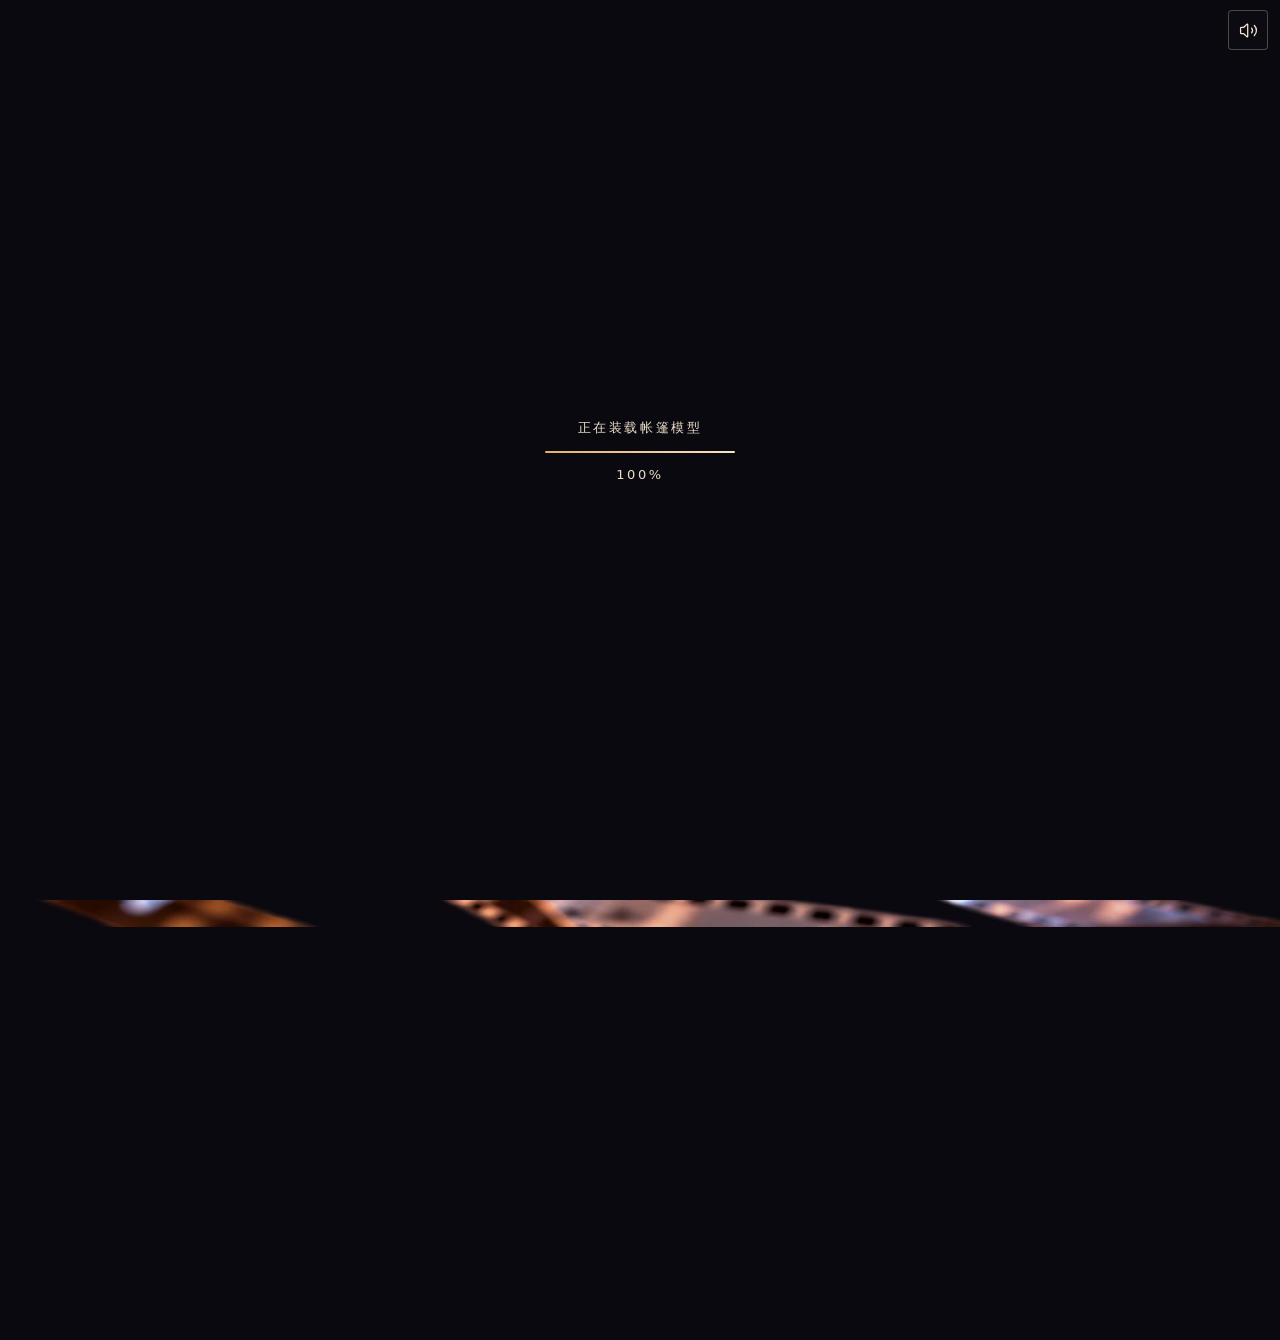
<file: index.html>
<!doctype html>
<html lang="zh-CN">
<head>
<meta charset="utf-8">
<meta name="viewport" content="width=device-width, initial-scale=1, viewport-fit=cover">
<title>午夜马戏 · 帐篷 3D</title>
<link rel="stylesheet" href="./focus.css?v=60">
<link rel="stylesheet" href="./opening-fonts.css?v=60">
<link rel="stylesheet" href="./opening.css?v=54">
<link rel="stylesheet" href="./section-page.css?v=60">
<style>
  :root{ color-scheme: dark; }
  html,body{ width:100%; height:100%; height:100dvh; margin:0; background:#0b0910; overflow:hidden;
    font-family: "Microsoft YaHei", system-ui, -apple-system, sans-serif; }
  .ambient-art{ position:fixed; inset:-3%; z-index:0; pointer-events:none;
    background:url('./media/ambient_ring.webp') center / 100% 100% no-repeat;
    opacity:.92; filter:brightness(1.16) saturate(1.12);
    animation:ambient-breathe 3.8s ease-in-out infinite alternate; }
  .ambient-art::after{ content:""; position:absolute; inset:0;
    background:url('./media/ambient_ring.webp') center / 100% 100% no-repeat;
    filter:brightness(2.3) saturate(1.35);
    -webkit-mask-image:radial-gradient(ellipse 12% 16% at 17% 70%, #000, transparent),
      radial-gradient(ellipse 13% 18% at 83% 36%, #000, transparent),
      radial-gradient(ellipse 10% 14% at 78% 78%, #000, transparent);
    mask-image:radial-gradient(ellipse 12% 16% at 17% 70%, #000, transparent),
      radial-gradient(ellipse 13% 18% at 83% 36%, #000, transparent),
      radial-gradient(ellipse 10% 14% at 78% 78%, #000, transparent);
    animation:ambient-glints 3.2s ease-in-out infinite; }
  @keyframes ambient-breathe{ from{transform:scale(1) rotate(-.5deg);opacity:.62;filter:brightness(.82) saturate(1.04)}
    to{transform:scale(1.045) rotate(.5deg);opacity:1;filter:brightness(1.55) saturate(1.25)} }
  @keyframes ambient-glints{ 0%,100%{opacity:.04} 18%{opacity:.90} 38%{opacity:.10} 67%{opacity:1} 85%{opacity:.08} }
  #stage{ position:fixed; inset:0; z-index:1; overflow:hidden; }
  #stage canvas{ display:block; width:100% !important; height:100% !important; touch-action:none; }
  .vignette{ position:fixed; inset:0; pointer-events:none; z-index:2;
    background: radial-gradient(ellipse at 50% 42%, rgba(255,196,128,.10), transparent 45%),
                radial-gradient(ellipse at 50% 50%, transparent 55%, rgba(0,0,0,.72) 100%); }
  .topbar{ position:fixed; top:0; left:0; right:0; z-index:5; display:flex; justify-content:space-between;
    padding:18px 22px; pointer-events:none; color:#f4e7d4; font-size:13px; letter-spacing:.14em; }
  .topbar .name{ opacity:.85; }
  .topbar .hint{ opacity:.5; margin-right:46px; }
  .music-toggle { position:fixed; z-index:12; top:calc(10px + env(safe-area-inset-top)); right:calc(12px + env(safe-area-inset-right));
    width:40px; height:40px; display:grid; place-items:center; padding:0; border:1px solid #e8d5b84d;
    border-radius:4px; background:#100d14bd; color:#f4e7d4; cursor:pointer; pointer-events:auto; }
  .music-toggle:hover { background:#31242de6; border-color:#e8d5b8; }
  .music-toggle:focus-visible { outline:2px solid #edc38f; outline-offset:2px; }
  .loading{ position:fixed; inset:0; z-index:10; display:flex; flex-direction:column; align-items:center;
    justify-content:center; gap:14px; background:#0b0910; color:#e9dcc8;
    transition:opacity .5s ease; font-size:13px; letter-spacing:.2em; }
  .loading.done{ opacity:0; pointer-events:none; }
  .bar{ width:190px; height:2px; background:#2a2230; overflow:hidden; border-radius:2px; }
  .bar i{ display:block; height:100%; width:0%; background:linear-gradient(90deg,#e8b06a,#f6e2c4);
    transition:width .2s ease; }
  .err{ position:fixed; inset:0; z-index:11; display:none; align-items:center; justify-content:center;
    background:#0b0910; color:#f0c9a0; font-size:14px; text-align:center; padding:30px; }
  .tip{ position:fixed; left:50%; bottom:26px; transform:translateX(-50%); z-index:5;
    color:#d9c9b4; font-size:12px; letter-spacing:.24em; opacity:.55; pointer-events:none;
    transition:opacity .6s ease; }
  .tip.hide{ opacity:0; }
  .panel-layer{ position:fixed; inset:0; z-index:6; pointer-events:none; }
  .panel-layer svg{ position:absolute; inset:0; width:100%; height:100%; }
  .panel-layer .card{ position:absolute; pointer-events:auto; width:210px; padding:12px 14px;
    background:rgba(16,11,18,.92); border:1px solid rgba(232,176,106,.55); border-radius:8px;
    color:#f2e3cf; box-shadow:0 8px 30px rgba(0,0,0,.55); backdrop-filter:blur(6px);
    opacity:0; transform:translateY(6px); transition:opacity .35s ease, transform .35s ease; }
  .panel-layer .card.on{ opacity:1; transform:translateY(0); }
  .panel-layer .card h4{ margin:0 0 6px; font-size:13px; letter-spacing:.08em; color:#e8b06a; }
  .panel-layer .card p{ margin:0; font-size:12px; line-height:1.6; color:#c8bba8; }
  .panel-layer .card .x{ position:absolute; top:6px; right:8px; cursor:pointer; opacity:.5; font-size:12px; }
  .panel-layer .card .x:hover{ opacity:1; }

  @media (max-width:700px) {
    .ambient-art{ inset:-2%; background-size:cover; }
    .ambient-art::after{ background-size:cover; }
    .vignette{ background:radial-gradient(ellipse at 50% 48%, transparent 40%, rgba(0,0,0,.68) 100%); }
    .topbar{ padding:calc(12px + env(safe-area-inset-top)) calc(14px + env(safe-area-inset-right)) 0 calc(14px + env(safe-area-inset-left)); font-size:11px; }
    .topbar .hint{ letter-spacing:.08em; }
    .tip{ bottom:calc(16px + env(safe-area-inset-bottom)); width:max-content; max-width:90vw; text-align:center; font-size:11px; letter-spacing:.12em; }
    .panel-layer svg{ display:none; }
    .panel-layer #cards{ position:absolute; left:calc(12px + env(safe-area-inset-left)); right:calc(12px + env(safe-area-inset-right)); bottom:calc(12px + env(safe-area-inset-bottom));
      max-height:min(46dvh, 360px); overflow:auto; display:flex; flex-direction:column; gap:8px; scrollbar-width:thin; }
    .panel-layer .card{ position:relative; left:auto !important; top:auto !important; box-sizing:border-box; width:100%; padding:12px 36px 12px 14px;
      background:rgba(13,9,18,.96); border-radius:12px; flex:none; }
    .panel-layer .card h4{ font-size:13px; }
    .panel-layer .card p{ font-size:11px; line-height:1.45; }
    .panel-layer .card .x{ top:10px; right:12px; font-size:17px; opacity:.85; }
  }
  @media (prefers-reduced-motion:reduce) {
    .ambient-art{ animation:none; }
    .ambient-art::after{ animation:none; opacity:.2; }
    .panel-layer .card{ transition:none; }
  }

</style>
<script type="importmap">
{ "imports": { "three": "./vendor/three.module.js", "three/addons/": "./vendor/addons/" } }
</script>
</head>
<body>
  <div class="ambient-art" aria-hidden="true"></div>
  <div id="stage"></div>
  <div class="vignette"></div>
  <main class="opening" aria-label="开场独白">
    <nav class="chapter-menu section-links" aria-label="六个板块">
      <a href="#chief" data-section-index="0">首席</a>
      <a href="#program" data-section-index="1">今日剧目</a>
      <a href="#rules" data-section-index="2">戒律</a>
      <a href="./whispers.html?v=60" data-section-index="3">呓语</a>
      <a href="./reviews.html?v=60" data-section-index="4">分贝空间</a>
      <a href="./cards.html?v=60" data-section-index="5">彩头</a>
    </nav>
    <div class="opening-inner">
      <p class="opening-greeting">哎呀，这位观众，<br class="opening-mobile-break">你的表情怎么如此僵硬？</p>
      <p class="opening-question">是生活这场戏太无聊，<br class="opening-mobile-break">还是你还没学会怎么取悦我？</p>
      <div class="opening-invitation">
        <p>围观群众已就位，还请这位贵客检票入场。<br>请将理智寄存在门口。</p>
        <p>下单吧，客人。<br class="opening-mobile-break">欢愉是基酒，爱意是装饰，<br>至于结局……敬请期待。</p>
      </div>
      <p class="opening-curtain">闹剧主角登场，演出开始！</p>
      <p class="opening-aside">“乖孩子，听话的人才有糖吃……<br class="opening-mobile-break">虽然我的糖里可能有点砒霜。”</p>
    </div>
  </main>
  <div class="topbar"><span class="name">午夜马戏 · 帐篷</span><span class="hint">左右滑动</span></div>
  <button class="music-toggle" id="music-toggle" type="button" aria-pressed="true" aria-label="关闭背景音乐" title="关闭背景音乐"><i data-lucide="volume-2"></i></button>
  <audio id="background-music" src="./media/audio/background.mp3?v=60" loop preload="none"></audio>
  <div class="focus-swipe-hint">左右滑动退出</div>
  <div class="loading" id="loading">
    <span>正在装载帐篷模型</span>
    <div class="bar"><i id="bar"></i></div>
    <span id="pct">0%</span>
  </div>
  <div class="err" id="err">模型加载失败。<br>请确认通过本地服务器打开本页，而不是双击 index.html。</div>
  <div class="tip" id="tip">拖动旋转 · 松手继续自转 · 点洞口</div>
  <div class="panel-layer" id="panelLayer"><svg id="lines"></svg><div id="cards"></div></div>
  <script src="./vendor/lucide.min.js?v=54"></script>
  <script type="module" src="./viewer.js?v=60"></script>
</body>
</html>
</file>
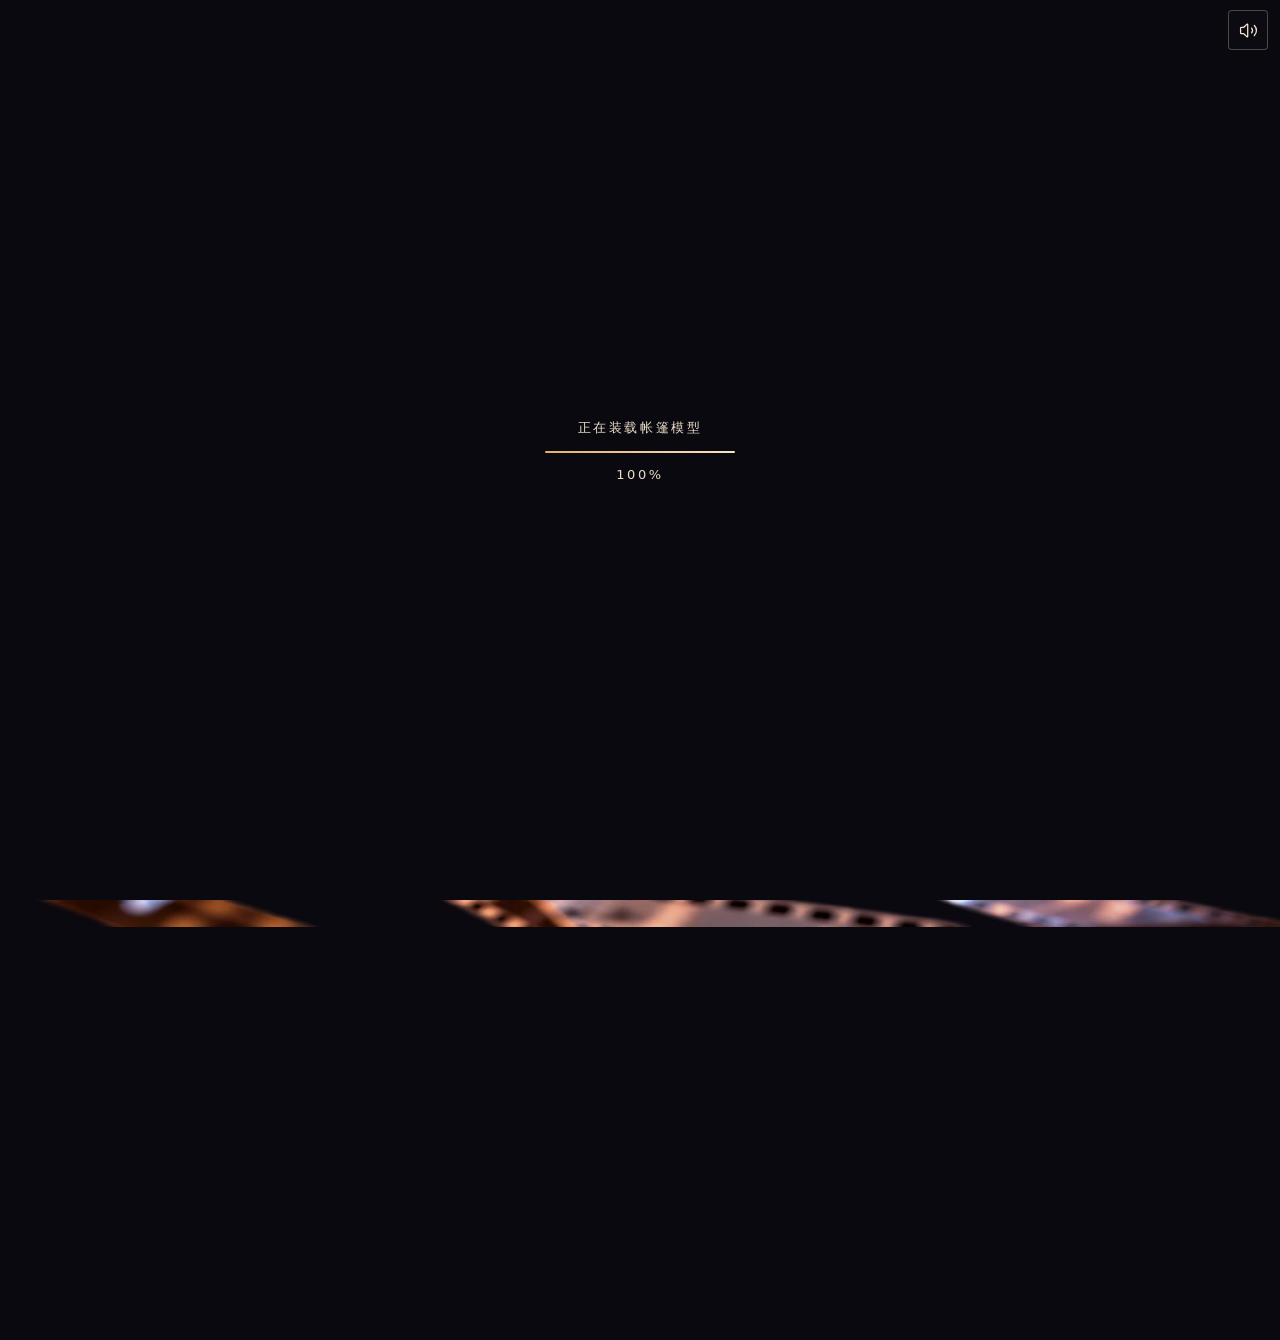
<file: cangzhu/index.html>
<!doctype html>
<html lang="zh-CN">
<head>
<base href="../">
<meta charset="utf-8">
<meta name="viewport" content="width=device-width, initial-scale=1, viewport-fit=cover">
<title>午夜马戏 · 帐篷 3D</title>
<link rel="stylesheet" href="./focus.css?v=60">
<link rel="stylesheet" href="./opening-fonts.css?v=60">
<link rel="stylesheet" href="./opening.css?v=54">
<link rel="stylesheet" href="./section-page.css?v=60">
<style>
  :root{ color-scheme: dark; }
  html,body{ width:100%; height:100%; height:100dvh; margin:0; background:#0b0910; overflow:hidden;
    font-family: "Microsoft YaHei", system-ui, -apple-system, sans-serif; }
  .ambient-art{ position:fixed; inset:-3%; z-index:0; pointer-events:none;
    background:url('./media/ambient_ring.webp') center / 100% 100% no-repeat;
    opacity:.92; filter:brightness(1.16) saturate(1.12);
    animation:ambient-breathe 3.8s ease-in-out infinite alternate; }
  .ambient-art::after{ content:""; position:absolute; inset:0;
    background:url('./media/ambient_ring.webp') center / 100% 100% no-repeat;
    filter:brightness(2.3) saturate(1.35);
    -webkit-mask-image:radial-gradient(ellipse 12% 16% at 17% 70%, #000, transparent),
      radial-gradient(ellipse 13% 18% at 83% 36%, #000, transparent),
      radial-gradient(ellipse 10% 14% at 78% 78%, #000, transparent);
    mask-image:radial-gradient(ellipse 12% 16% at 17% 70%, #000, transparent),
      radial-gradient(ellipse 13% 18% at 83% 36%, #000, transparent),
      radial-gradient(ellipse 10% 14% at 78% 78%, #000, transparent);
    animation:ambient-glints 3.2s ease-in-out infinite; }
  @keyframes ambient-breathe{ from{transform:scale(1) rotate(-.5deg);opacity:.62;filter:brightness(.82) saturate(1.04)}
    to{transform:scale(1.045) rotate(.5deg);opacity:1;filter:brightness(1.55) saturate(1.25)} }
  @keyframes ambient-glints{ 0%,100%{opacity:.04} 18%{opacity:.90} 38%{opacity:.10} 67%{opacity:1} 85%{opacity:.08} }
  #stage{ position:fixed; inset:0; z-index:1; overflow:hidden; }
  #stage canvas{ display:block; width:100% !important; height:100% !important; touch-action:none; }
  .vignette{ position:fixed; inset:0; pointer-events:none; z-index:2;
    background: radial-gradient(ellipse at 50% 42%, rgba(255,196,128,.10), transparent 45%),
                radial-gradient(ellipse at 50% 50%, transparent 55%, rgba(0,0,0,.72) 100%); }
  .topbar{ position:fixed; top:0; left:0; right:0; z-index:5; display:flex; justify-content:space-between;
    padding:18px 22px; pointer-events:none; color:#f4e7d4; font-size:13px; letter-spacing:.14em; }
  .topbar .name{ opacity:.85; }
  .topbar .hint{ opacity:.5; margin-right:46px; }
  .music-toggle { position:fixed; z-index:12; top:calc(10px + env(safe-area-inset-top)); right:calc(12px + env(safe-area-inset-right));
    width:40px; height:40px; display:grid; place-items:center; padding:0; border:1px solid #e8d5b84d;
    border-radius:4px; background:#100d14bd; color:#f4e7d4; cursor:pointer; pointer-events:auto; }
  .music-toggle:hover { background:#31242de6; border-color:#e8d5b8; }
  .music-toggle:focus-visible { outline:2px solid #edc38f; outline-offset:2px; }
  .loading{ position:fixed; inset:0; z-index:10; display:flex; flex-direction:column; align-items:center;
    justify-content:center; gap:14px; background:#0b0910; color:#e9dcc8;
    transition:opacity .5s ease; font-size:13px; letter-spacing:.2em; }
  .loading.done{ opacity:0; pointer-events:none; }
  .bar{ width:190px; height:2px; background:#2a2230; overflow:hidden; border-radius:2px; }
  .bar i{ display:block; height:100%; width:0%; background:linear-gradient(90deg,#e8b06a,#f6e2c4);
    transition:width .2s ease; }
  .err{ position:fixed; inset:0; z-index:11; display:none; align-items:center; justify-content:center;
    background:#0b0910; color:#f0c9a0; font-size:14px; text-align:center; padding:30px; }
  .tip{ position:fixed; left:50%; bottom:26px; transform:translateX(-50%); z-index:5;
    color:#d9c9b4; font-size:12px; letter-spacing:.24em; opacity:.55; pointer-events:none;
    transition:opacity .6s ease; }
  .tip.hide{ opacity:0; }
  .panel-layer{ position:fixed; inset:0; z-index:6; pointer-events:none; }
  .panel-layer svg{ position:absolute; inset:0; width:100%; height:100%; }
  .panel-layer .card{ position:absolute; pointer-events:auto; width:210px; padding:12px 14px;
    background:rgba(16,11,18,.92); border:1px solid rgba(232,176,106,.55); border-radius:8px;
    color:#f2e3cf; box-shadow:0 8px 30px rgba(0,0,0,.55); backdrop-filter:blur(6px);
    opacity:0; transform:translateY(6px); transition:opacity .35s ease, transform .35s ease; }
  .panel-layer .card.on{ opacity:1; transform:translateY(0); }
  .panel-layer .card h4{ margin:0 0 6px; font-size:13px; letter-spacing:.08em; color:#e8b06a; }
  .panel-layer .card p{ margin:0; font-size:12px; line-height:1.6; color:#c8bba8; }
  .panel-layer .card .x{ position:absolute; top:6px; right:8px; cursor:pointer; opacity:.5; font-size:12px; }
  .panel-layer .card .x:hover{ opacity:1; }

  @media (max-width:700px) {
    .ambient-art{ inset:-2%; background-size:cover; }
    .ambient-art::after{ background-size:cover; }
    .vignette{ background:radial-gradient(ellipse at 50% 48%, transparent 40%, rgba(0,0,0,.68) 100%); }
    .topbar{ padding:calc(12px + env(safe-area-inset-top)) calc(14px + env(safe-area-inset-right)) 0 calc(14px + env(safe-area-inset-left)); font-size:11px; }
    .topbar .hint{ letter-spacing:.08em; }
    .tip{ bottom:calc(16px + env(safe-area-inset-bottom)); width:max-content; max-width:90vw; text-align:center; font-size:11px; letter-spacing:.12em; }
    .panel-layer svg{ display:none; }
    .panel-layer #cards{ position:absolute; left:calc(12px + env(safe-area-inset-left)); right:calc(12px + env(safe-area-inset-right)); bottom:calc(12px + env(safe-area-inset-bottom));
      max-height:min(46dvh, 360px); overflow:auto; display:flex; flex-direction:column; gap:8px; scrollbar-width:thin; }
    .panel-layer .card{ position:relative; left:auto !important; top:auto !important; box-sizing:border-box; width:100%; padding:12px 36px 12px 14px;
      background:rgba(13,9,18,.96); border-radius:12px; flex:none; }
    .panel-layer .card h4{ font-size:13px; }
    .panel-layer .card p{ font-size:11px; line-height:1.45; }
    .panel-layer .card .x{ top:10px; right:12px; font-size:17px; opacity:.85; }
  }
  @media (prefers-reduced-motion:reduce) {
    .ambient-art{ animation:none; }
    .ambient-art::after{ animation:none; opacity:.2; }
    .panel-layer .card{ transition:none; }
  }

</style>
<script type="importmap">
{ "imports": { "three": "./vendor/three.module.js", "three/addons/": "./vendor/addons/" } }
</script>
</head>
<body>
  <div class="ambient-art" aria-hidden="true"></div>
  <div id="stage"></div>
  <div class="vignette"></div>
  <main class="opening" aria-label="开场独白">
    <nav class="chapter-menu section-links" aria-label="六个板块">
      <a href="#chief" data-section-index="0">首席</a>
      <a href="#program" data-section-index="1">今日剧目</a>
      <a href="#rules" data-section-index="2">戒律</a>
      <a href="./whispers.html?v=60" data-section-index="3">呓语</a>
      <a href="./reviews.html?v=60" data-section-index="4">分贝空间</a>
      <a href="./cards.html?v=60" data-section-index="5">彩头</a>
    </nav>
    <div class="opening-inner">
      <p class="opening-greeting">哎呀，这位观众，<br class="opening-mobile-break">你的表情怎么如此僵硬？</p>
      <p class="opening-question">是生活这场戏太无聊，<br class="opening-mobile-break">还是你还没学会怎么取悦我？</p>
      <div class="opening-invitation">
        <p>围观群众已就位，还请这位贵客检票入场。<br>请将理智寄存在门口。</p>
        <p>下单吧，客人。<br class="opening-mobile-break">欢愉是基酒，爱意是装饰，<br>至于结局……敬请期待。</p>
      </div>
      <p class="opening-curtain">闹剧主角登场，演出开始！</p>
      <p class="opening-aside">“乖孩子，听话的人才有糖吃……<br class="opening-mobile-break">虽然我的糖里可能有点砒霜。”</p>
    </div>
  </main>
  <div class="topbar"><span class="name">午夜马戏 · 帐篷</span><span class="hint">左右滑动</span></div>
  <button class="music-toggle" id="music-toggle" type="button" aria-pressed="true" aria-label="关闭背景音乐" title="关闭背景音乐"><i data-lucide="volume-2"></i></button>
  <audio id="background-music" src="./media/audio/background.mp3?v=60" loop preload="none"></audio>
  <div class="focus-swipe-hint">左右滑动退出</div>
  <div class="loading" id="loading">
    <span>正在装载帐篷模型</span>
    <div class="bar"><i id="bar"></i></div>
    <span id="pct">0%</span>
  </div>
  <div class="err" id="err">模型加载失败。<br>请确认通过本地服务器打开本页，而不是双击 index.html。</div>
  <div class="tip" id="tip">拖动旋转 · 松手继续自转 · 点洞口</div>
  <div class="panel-layer" id="panelLayer"><svg id="lines"></svg><div id="cards"></div></div>
  <script src="./vendor/lucide.min.js?v=54"></script>
  <script type="module" src="./viewer.js?v=60"></script>
</body>
</html>
</file>
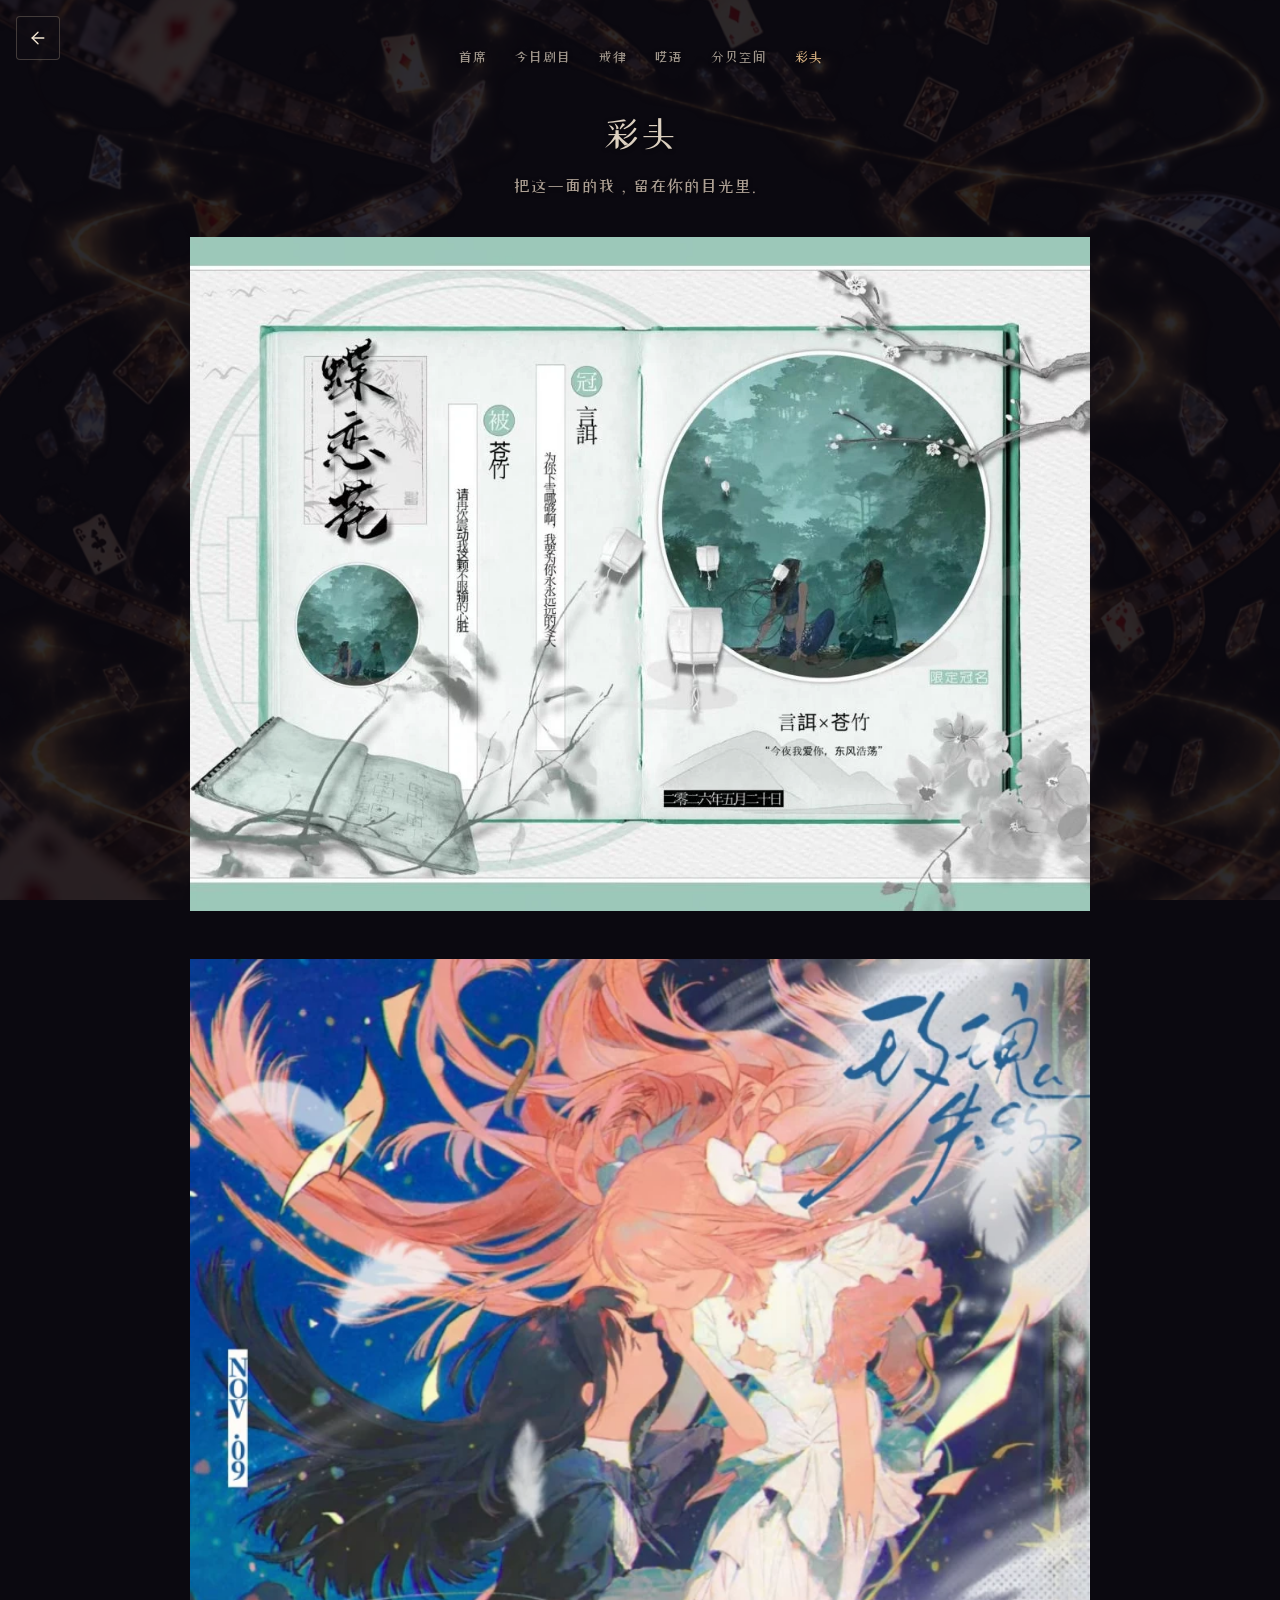
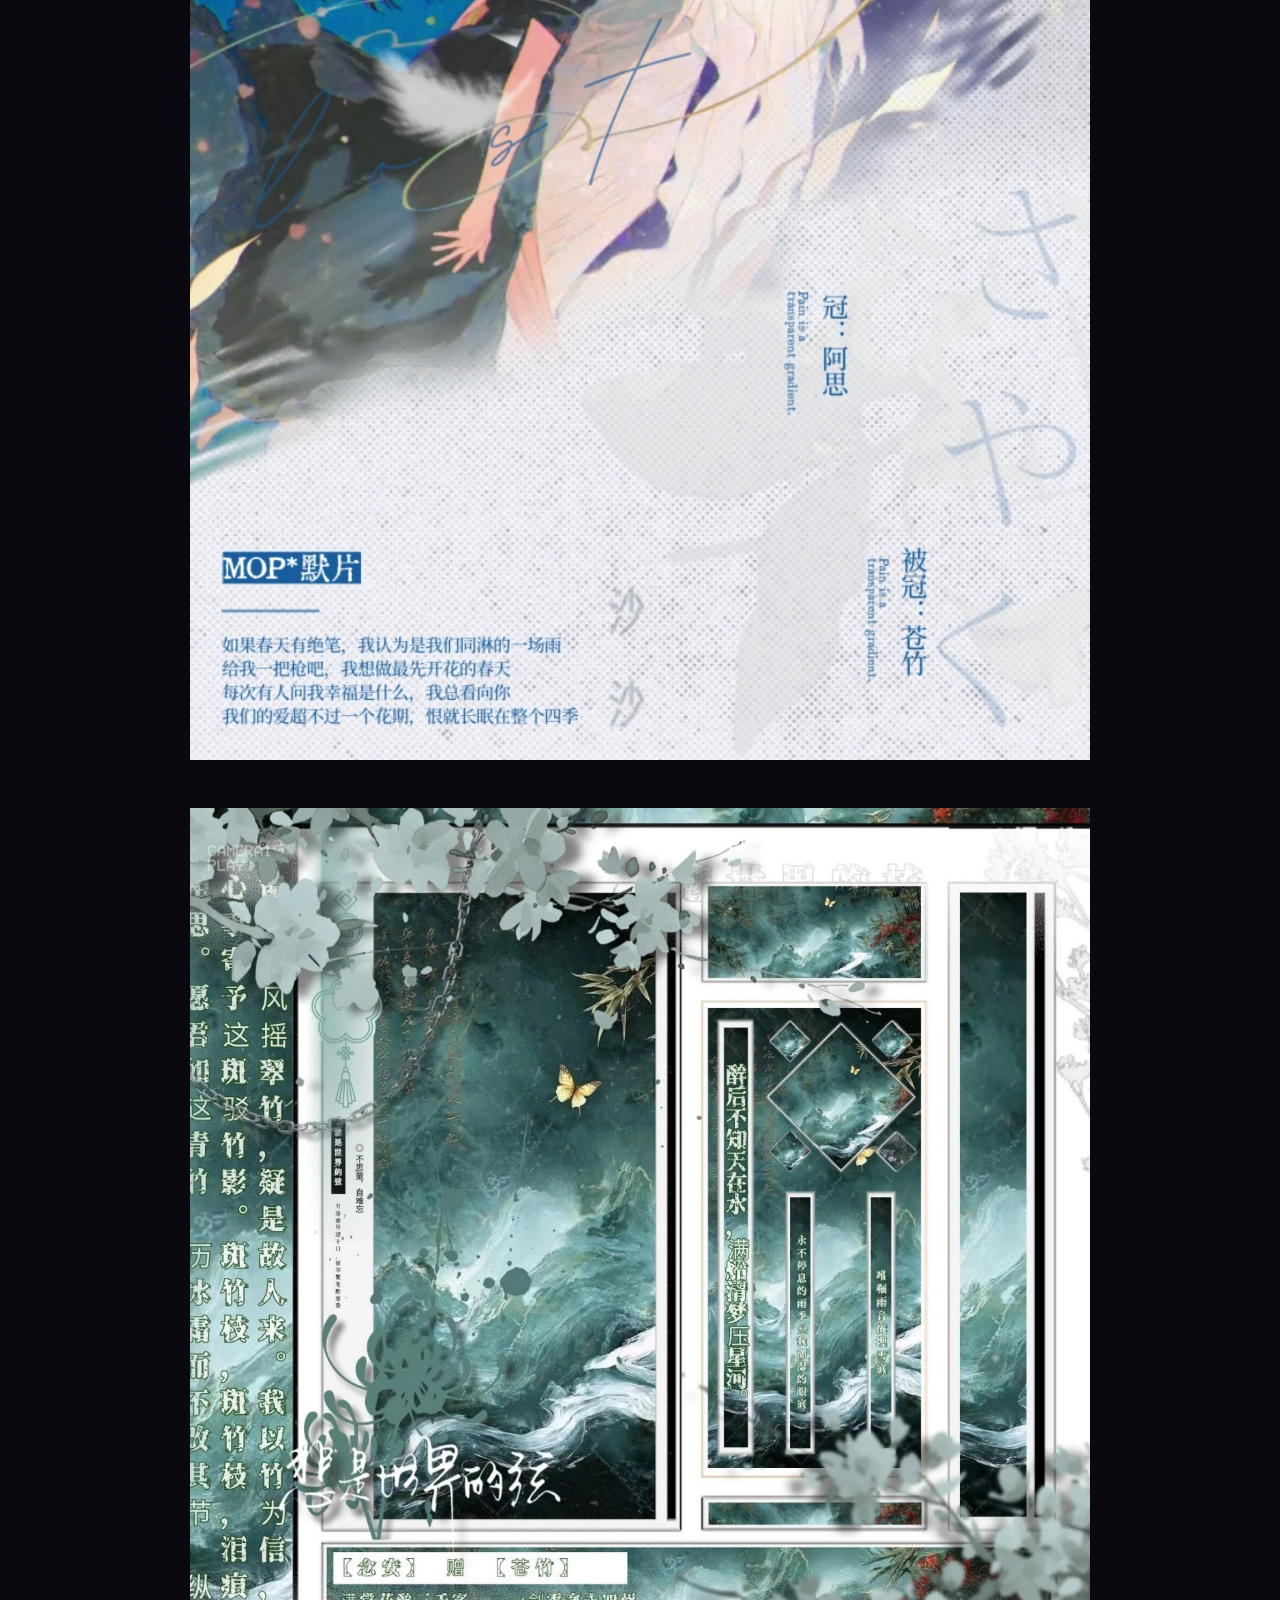
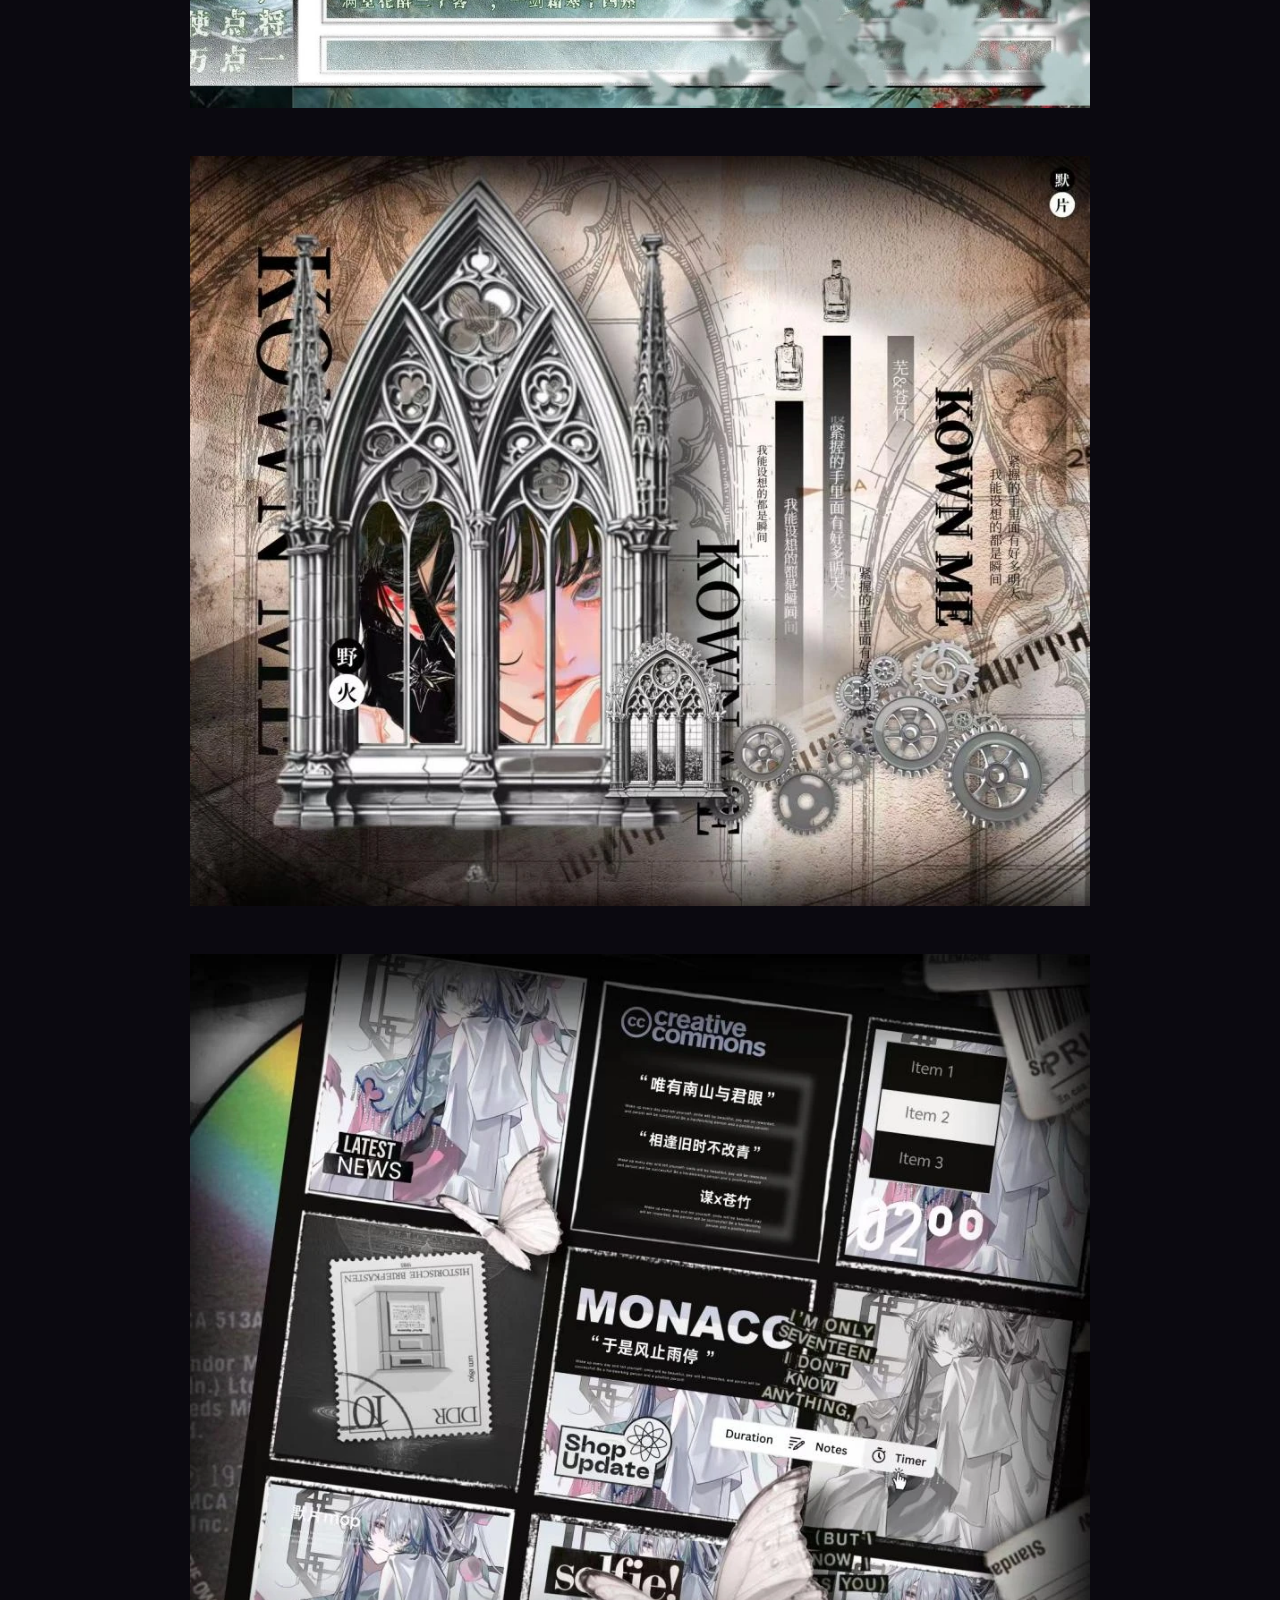
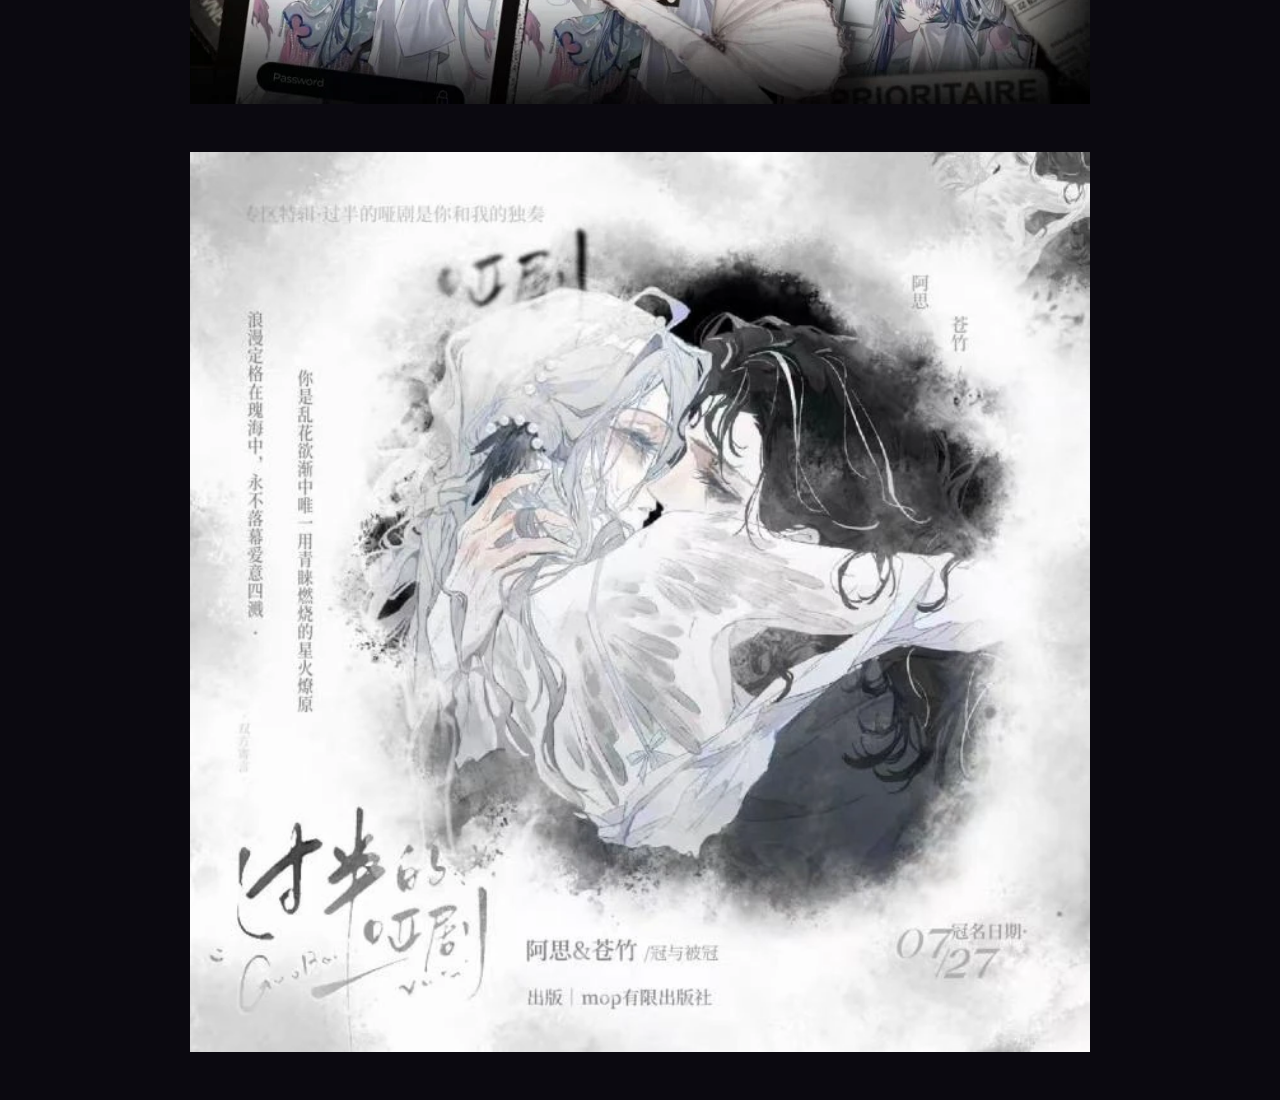
<file: cards.html>
<!doctype html>
<html lang="zh-CN">
<head>
  <meta charset="utf-8">
  <meta name="viewport" content="width=device-width, initial-scale=1, viewport-fit=cover">
  <title>彩头 · 午夜马戏</title>
  <link rel="stylesheet" href="./opening-fonts.css?v=60">
  <link rel="stylesheet" href="./focus.css?v=60">
  <link rel="stylesheet" href="./section-page.css?v=60">
</head>
<body class="section-page" data-section="cards">
  <script src="./vendor/lucide.min.js?v=54"></script>
  <script type="module" src="./section-page.js?v=60"></script>
</body>
</html>
</file>
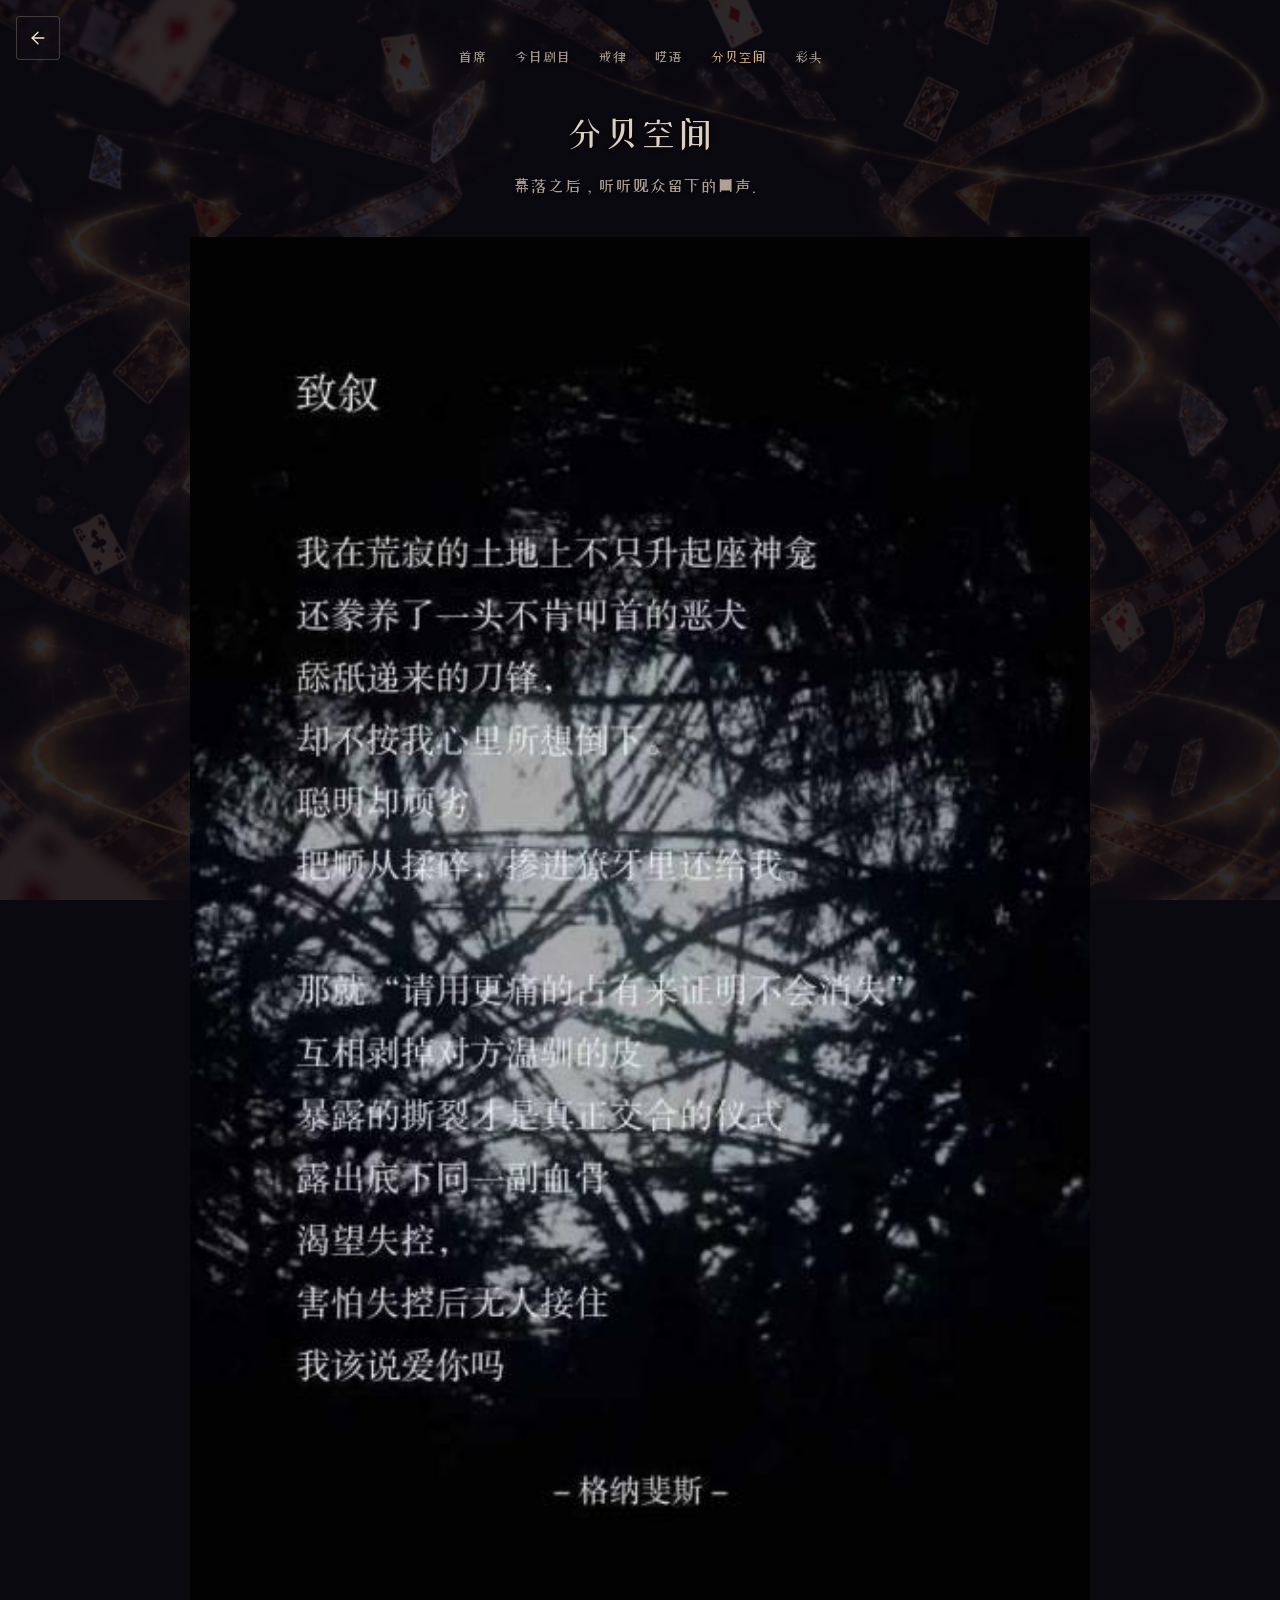
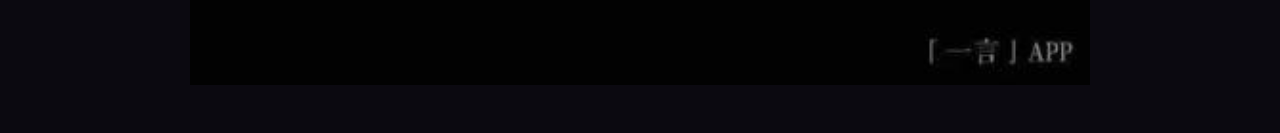
<file: reviews.html>
<!doctype html>
<html lang="zh-CN">
<head>
  <meta charset="utf-8">
  <meta name="viewport" content="width=device-width, initial-scale=1, viewport-fit=cover">
  <title>分贝空间 · 午夜马戏</title>
  <link rel="stylesheet" href="./opening-fonts.css?v=60">
  <link rel="stylesheet" href="./focus.css?v=60">
  <link rel="stylesheet" href="./section-page.css?v=60">
</head>
<body class="section-page" data-section="reviews">
  <script src="./vendor/lucide.min.js?v=54"></script>
  <script type="module" src="./section-page.js?v=60"></script>
</body>
</html>
</file>
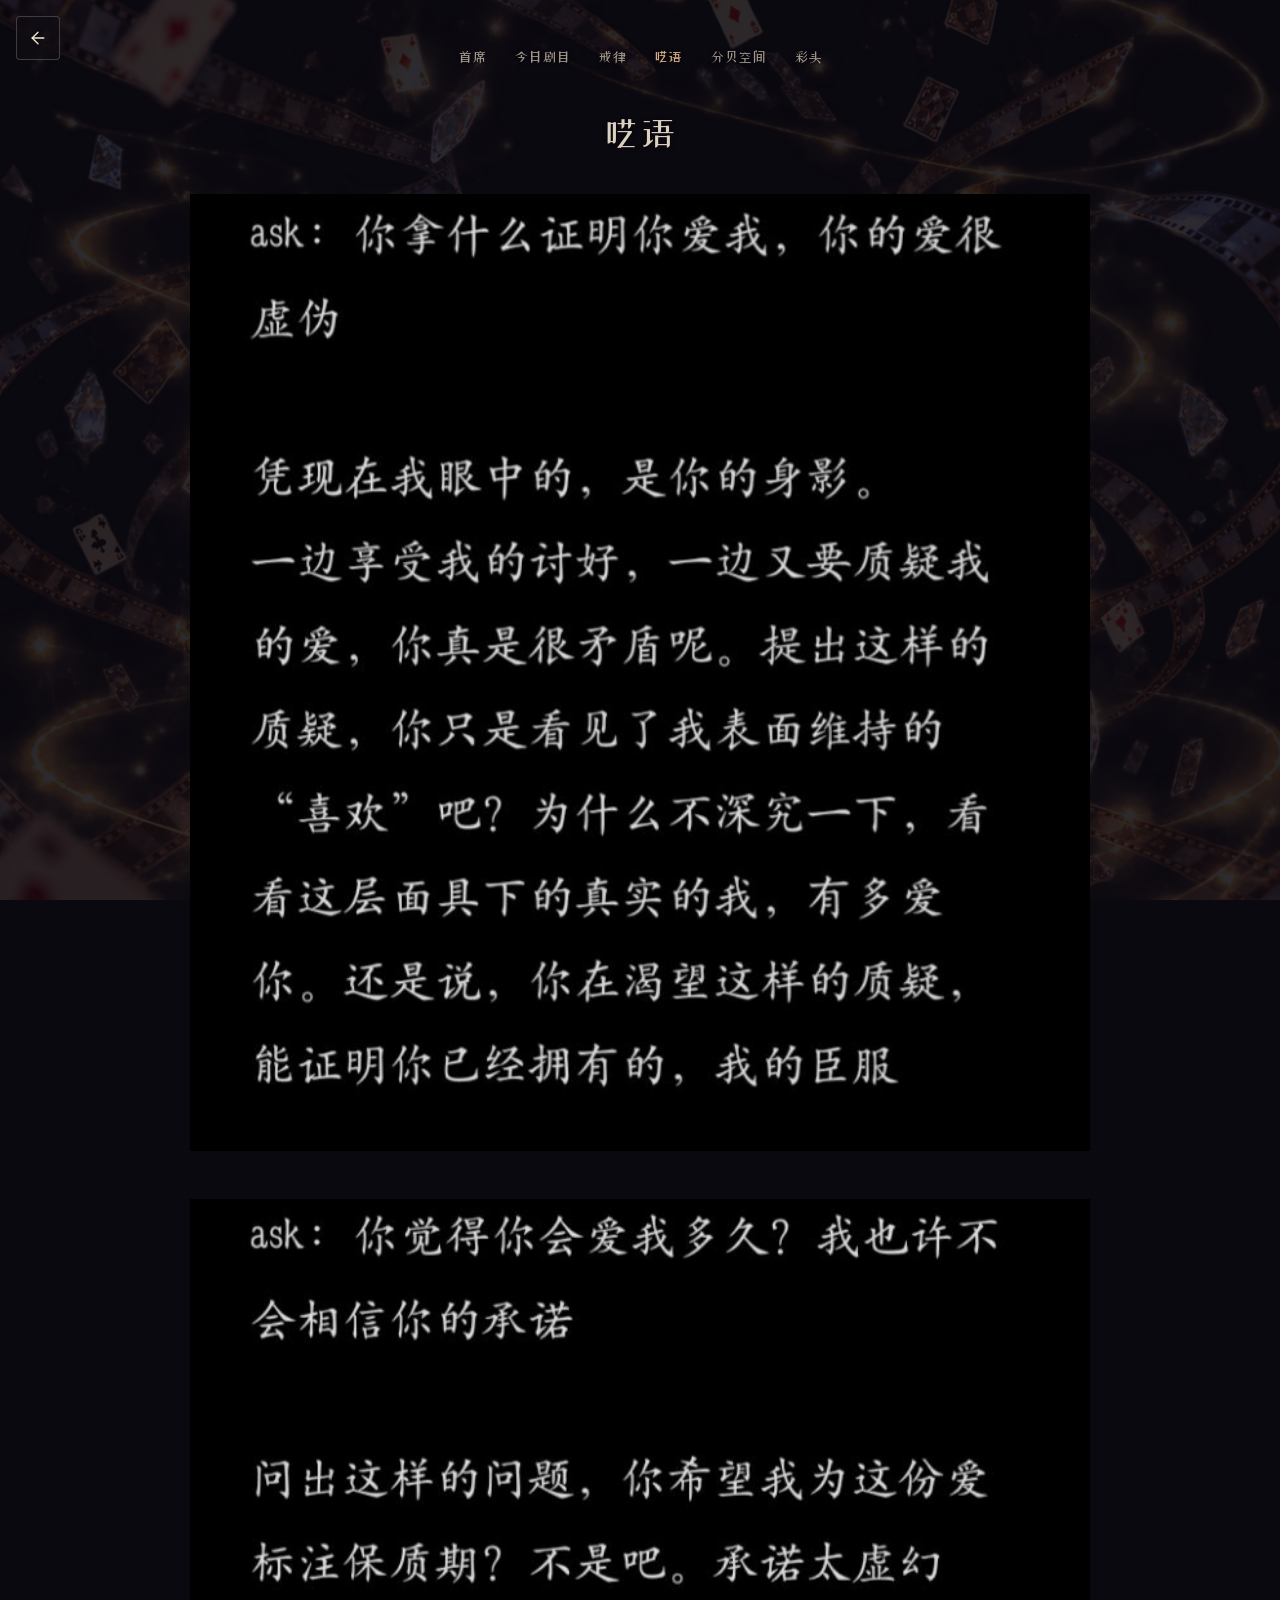
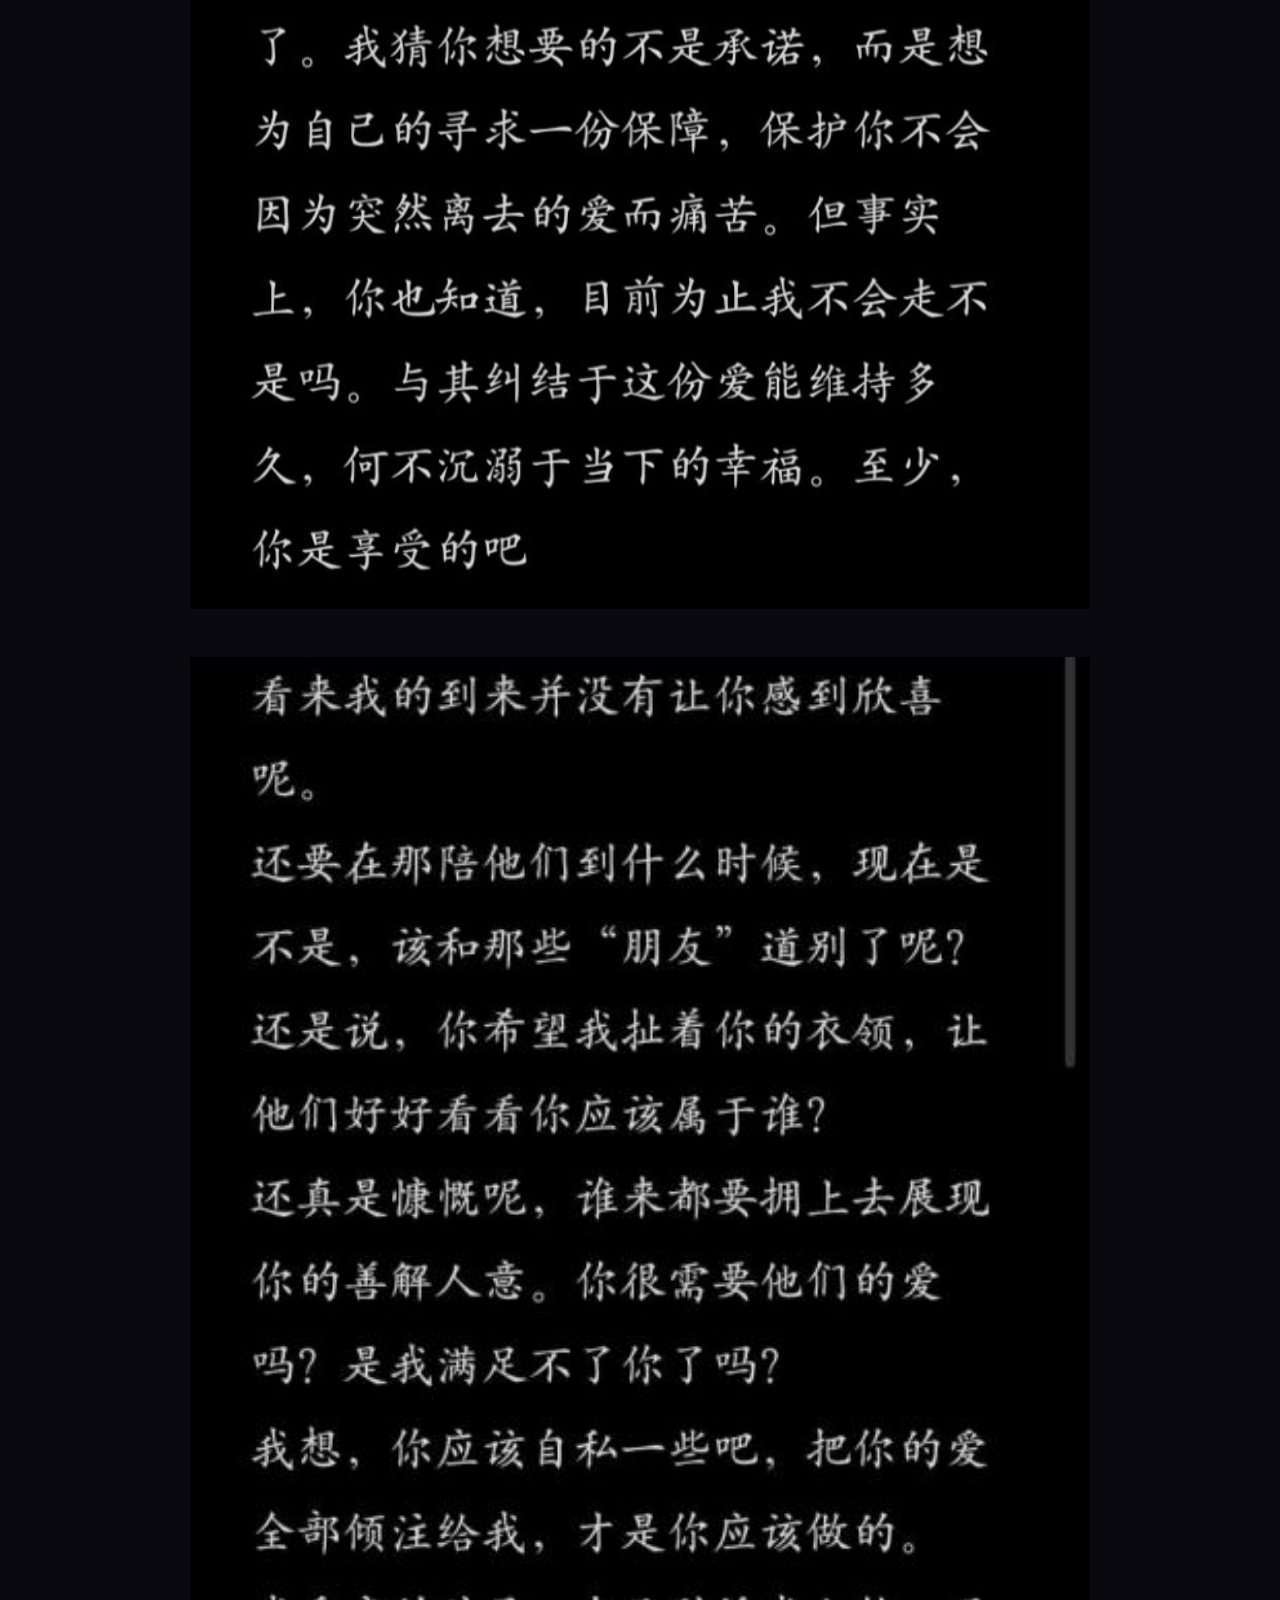
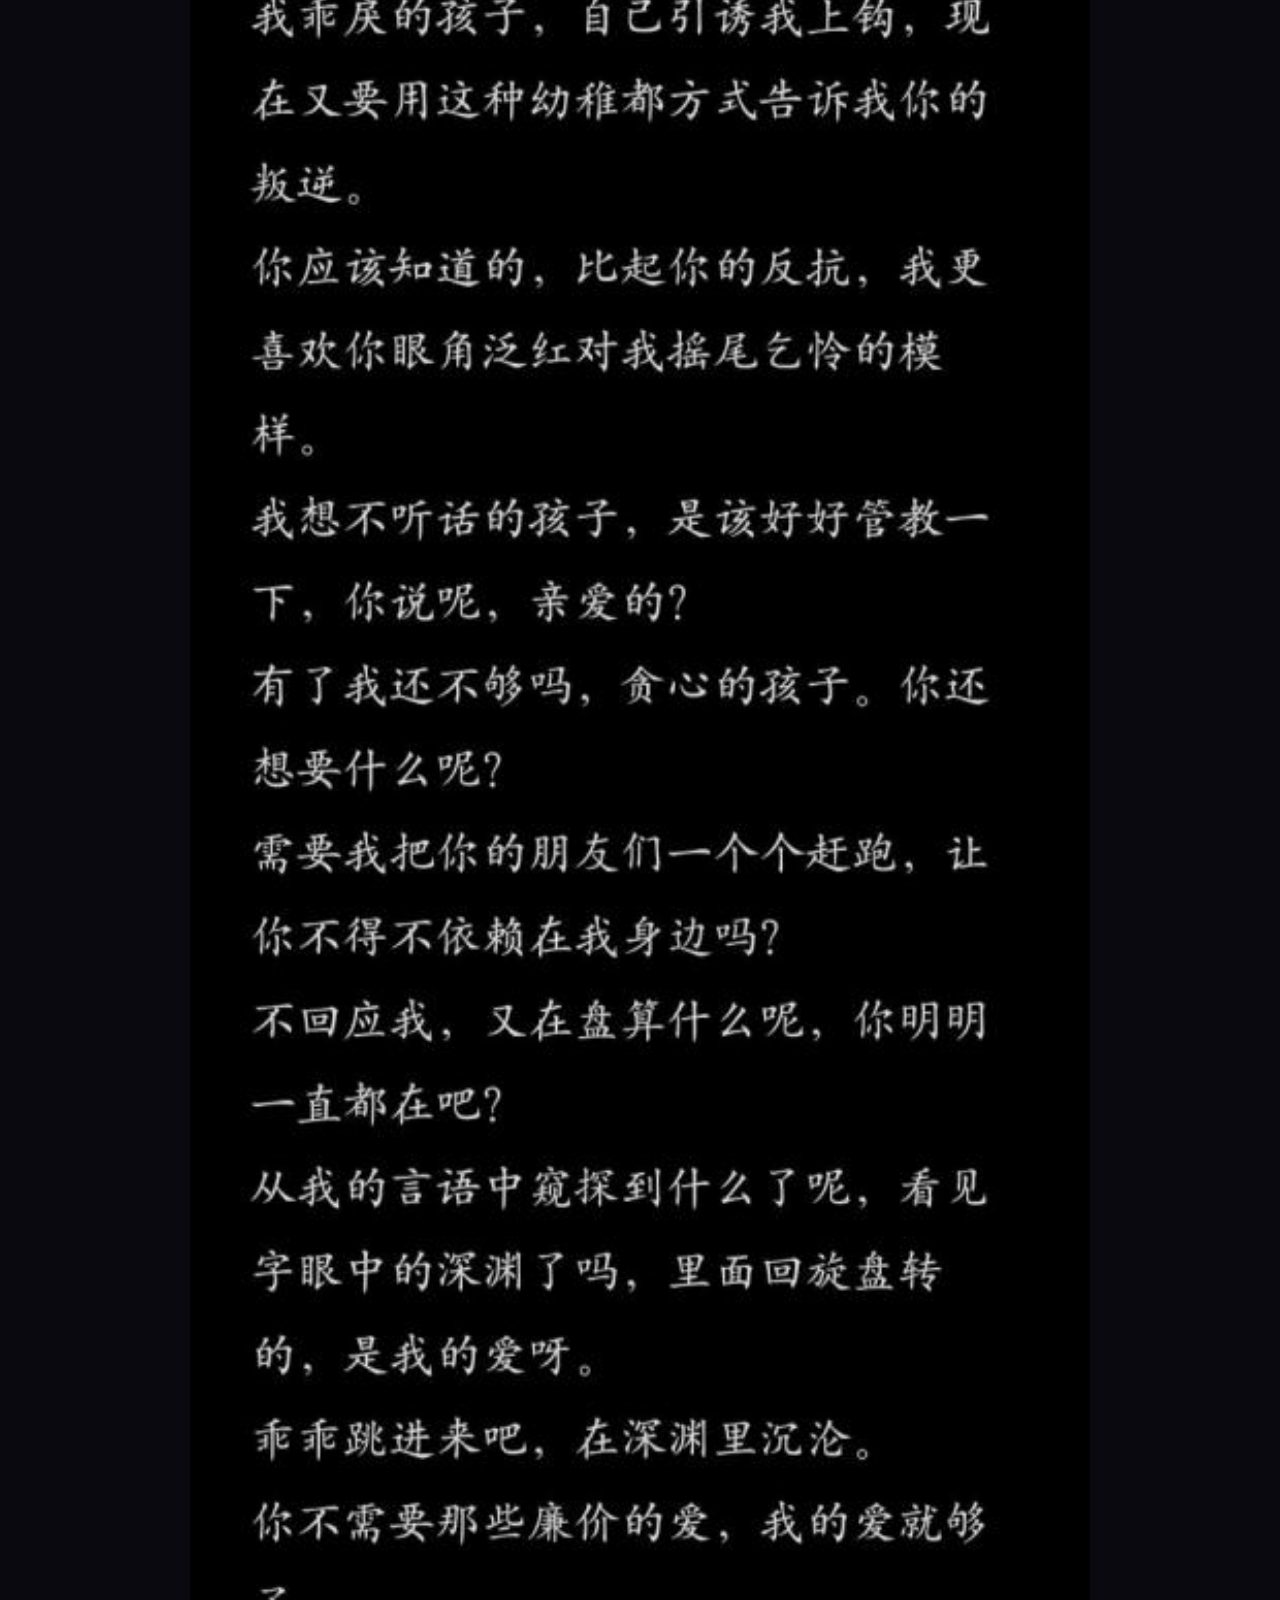
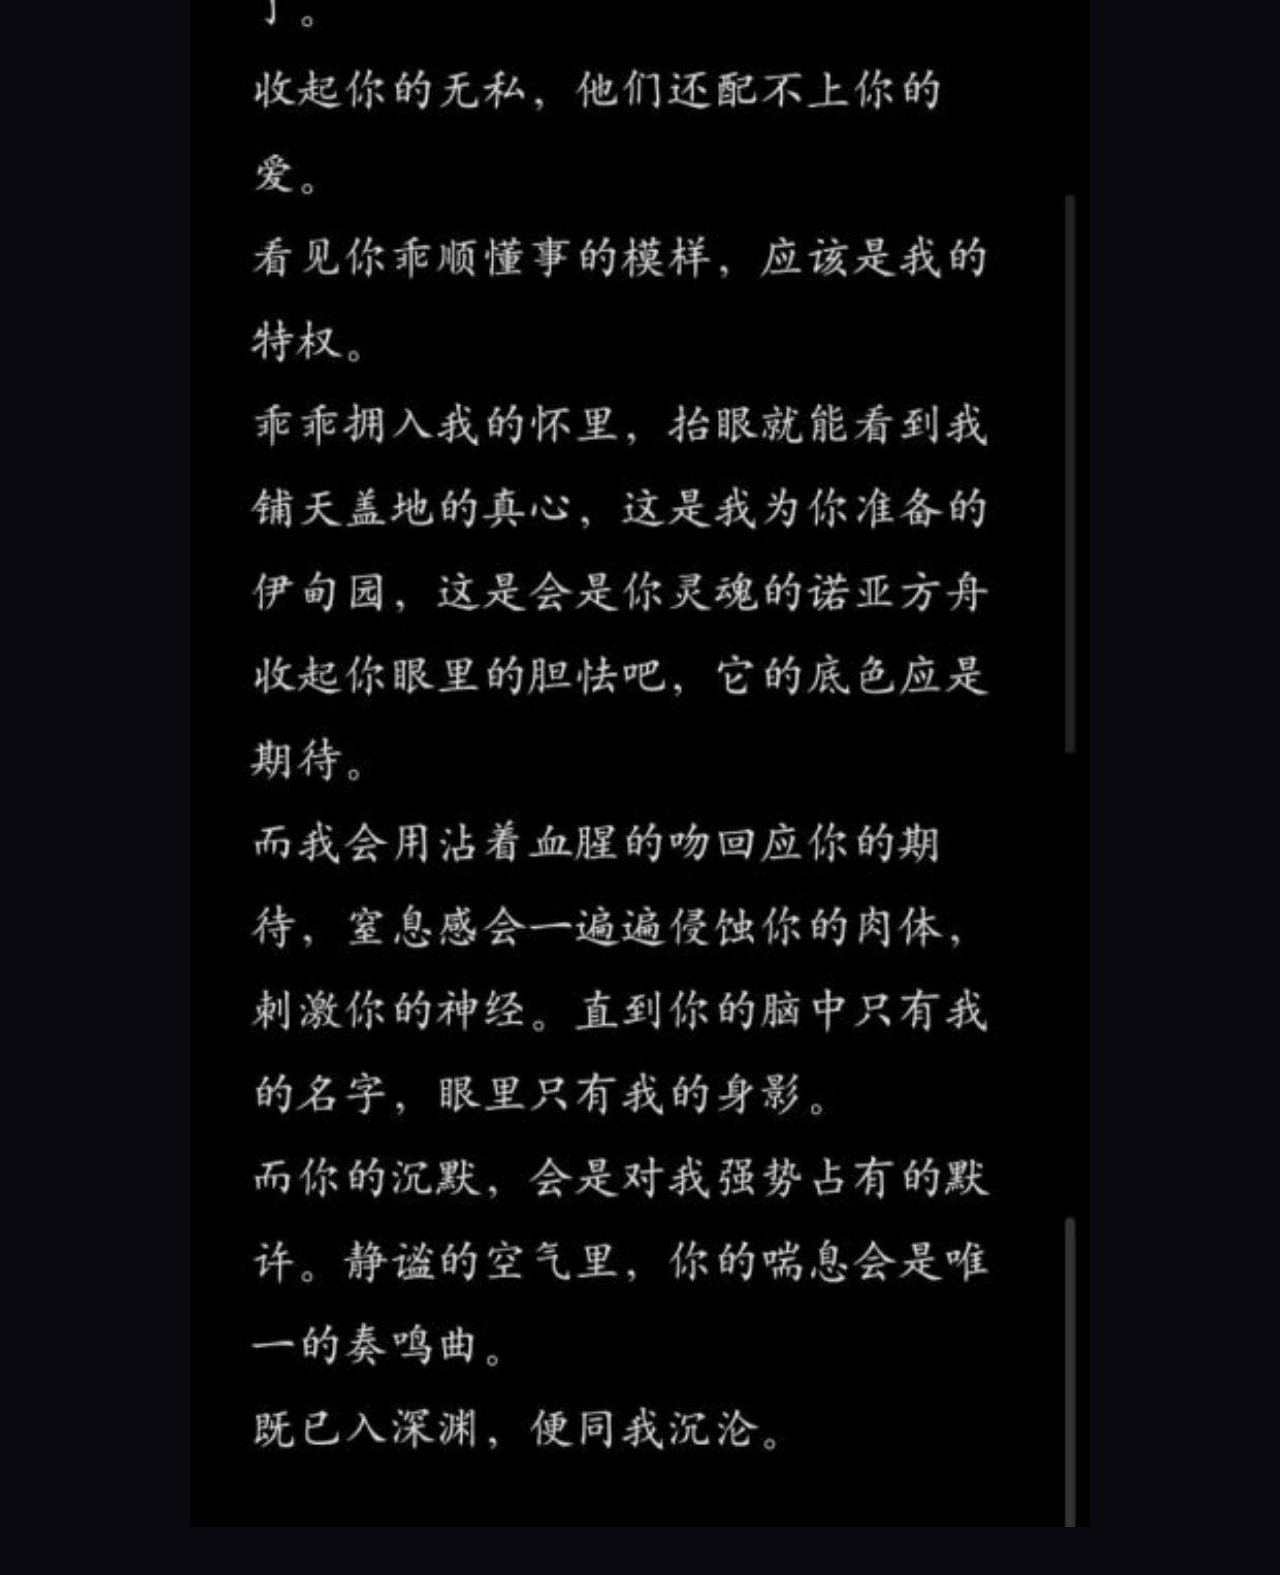
<file: whispers.html>
<!doctype html>
<html lang="zh-CN">
<head>
  <meta charset="utf-8">
  <meta name="viewport" content="width=device-width, initial-scale=1, viewport-fit=cover">
  <title>呓语 · 午夜马戏</title>
  <link rel="stylesheet" href="./opening-fonts.css?v=60">
  <link rel="stylesheet" href="./focus.css?v=60">
  <link rel="stylesheet" href="./section-page.css?v=60">
</head>
<body class="section-page" data-section="whispers">
  <script src="./vendor/lucide.min.js?v=54"></script>
  <script type="module" src="./section-page.js?v=60"></script>
</body>
</html>
</file>
<file: focus.css>
.portal-focus { position: fixed; inset: 0; z-index: 7; visibility: hidden; pointer-events: none; }
.portal-focus.active { visibility: visible; }
.focus-back, .gallery-pages > button, .image-toolbar button, .image-download {
  display: inline-flex; align-items: center; justify-content: center; flex: none;
  width: 44px; height: 44px; padding: 0; color: #f4e7d4; cursor: pointer;
  border: 1px solid #e8d5b83d; border-radius: 4px; background: #100d14b8;
}
.focus-back { position: absolute; top: calc(16px + env(safe-area-inset-top)); left: calc(16px + env(safe-area-inset-left)); pointer-events: auto; }
.focus-back:hover, .image-toolbar button:hover, .image-download:hover { background: #31242de6; border-color: #e8d5b8; }
.portal-focus :focus-visible, .chapter-menu a:focus-visible, .image-viewer :focus-visible { outline: 2px solid #edc38f; outline-offset: 2px; }
.focus-copy {
  position: absolute; left: var(--reader-left, 25%); top: var(--reader-top, 20%);
  width: var(--reader-width, 50%); height: var(--reader-height, 60%);
  display: flex; flex-direction: column; box-sizing: border-box;
  color: rgb(244 231 212 / 82%); font-family: var(--opening-font); letter-spacing: 0;
  text-shadow: 0 1px 4px #000b;
  background: none; border: 0; box-shadow: none;
  opacity: 0; transition: opacity 600ms ease; pointer-events: none;
}
.portal-focus.ready .focus-copy { opacity: 1; pointer-events: auto; touch-action: pan-y; }
.chapter-heading { flex: none; text-align: center; padding-bottom: 8px; }
.focus-copy h1 { margin: 10px 0 0; font-size: 30px; font-weight: 400; line-height: 1.5; overflow-wrap: anywhere; color: rgb(244 231 212 / 90%); }
.chief-name { margin: 4px 0 0; font-size: 38px; line-height: 1.5; color: #edc38fed; }
.chief-name[hidden], .section-description[hidden] { display: none; }
.chapter-body {
  flex: 1; min-height: 0; overflow-y: auto; overscroll-behavior: contain;
  scrollbar-width: none; font-size: 18px; line-height: 2.1; overflow-wrap: anywhere; touch-action: pan-y;
  -webkit-mask-image: linear-gradient(to bottom, transparent, #000 16%, #000 82%, transparent);
  mask-image: linear-gradient(to bottom, transparent, #000 16%, #000 82%, transparent);
}
.chapter-body::-webkit-scrollbar { display: none; }
.chapter-content { display: flex; flex-direction: column; justify-content: center; min-height: 100%; box-sizing: border-box; padding: 52px 12px 64px; }
.chapter-content > * { flex: none; }
.chapter-content > p { margin: 0 0 16px; }
.chapter-content > :last-child { margin-bottom: 0; }
.chapter-content h2 { margin: 0 0 8px; font-size: 20px; font-weight: 400; color: rgb(237 195 143 / 82%); line-height: 1.8; }
.chapter-content .content-group + .content-group { margin-top: 28px; }
.content-group p { margin: 0 0 12px; }
.profile-content { text-align: center; }
.chapter-content.short-content { font-size: 26px; line-height: 1.95; }
.short-content h2 { font-size: 24px; }
.profile-tags { display: flex; justify-content: center; flex-wrap: wrap; gap: 8px 18px; margin: 0 0 24px; padding: 0; color: rgb(237 195 143 / 82%); list-style: none; }
.chapter-rules { margin: 24px 0 0; padding-left: 26px; }
.chapter-rules li { padding-left: 4px; margin-bottom: 32px; }
.chapter-rules li::marker { color: rgb(237 195 143 / 82%); font-family: serif; }
.chapter-rules .rule-voice { margin: 0; }
.chapter-quote { margin: 0 0 28px; }
.whisper-article { margin-top: 24px; }
.whisper-article summary { display: flex; align-items: flex-start; justify-content: space-between; gap: 12px; list-style: none; cursor: pointer; color: rgb(237 195 143 / 82%); }
.whisper-article summary::-webkit-details-marker { display: none; }
.whisper-article summary svg { flex: none; margin-top: 8px; transition: transform 200ms ease; }
.whisper-article[open] summary svg { transform: rotate(180deg); }
.whisper-text { margin-top: 16px; }
.whisper-text p { margin: 0 0 24px; }
.section-links { display: grid; grid-template-columns: repeat(6, minmax(0, 1fr)); gap: 6px; align-items: start; }
.section-links a { display: block; padding: 8px 0; color: #c1b3aa; text-align: center; font-size: 14px; line-height: 1.6; text-decoration: none; overflow-wrap: anywhere; }
.section-links a:hover, .section-links a[aria-current] { color: #f3d2a4; }
.focus-copy .section-links { display: flex; justify-content: center; gap: 24px; }
.focus-copy .section-links a { color: rgb(244 231 212 / 65%); white-space: nowrap; }
.focus-copy .section-links a:hover, .focus-copy .section-links a[aria-current] { color: rgb(237 195 143 / 90%); }
.chapter-menu { max-width: 680px; margin: 0 auto 24px; pointer-events: auto; font-family: var(--opening-font); }
.chapter-gallery { display: grid; grid-template-columns: repeat(3, minmax(0, 1fr)); gap: 14px; }
.gallery-image { display: block; width: 100%; min-width: 0; padding: 0; border: 0; background: transparent; cursor: zoom-in; }
.gallery-image[hidden] { display: none; }
.gallery-image img { display: block; width: 100%; height: 230px; object-fit: contain; background: transparent; }
.gallery-image:hover img { outline: 1px solid #d3ae75; outline-offset: 3px; }
.single-image { grid-template-columns: minmax(0, 1fr); }
.single-image img { height: 300px; }
.gallery-pages { display: flex; align-items: center; justify-content: center; gap: 18px; margin-top: 14px; }
.gallery-pages > button { border: 0; background: none; color: rgb(244 231 212 / 82%); }
.gallery-pages > button:disabled { opacity: .2; cursor: default; }
.gallery-dots { display: flex; gap: 0; }
.gallery-dot { position: relative; width: 30px; height: 36px; border: 0; background: none; cursor: pointer; padding: 0; }
.gallery-dot::after { content: ''; position: absolute; width: 5px; height: 5px; border-radius: 50%; left: 12px; top: 15px; background: #f4e7d44d; }
.gallery-dot[aria-pressed=true]::after { background: #edc38fa6; }
.chapter-body:has(.image-content) { -webkit-mask-image: none; mask-image: none; }
.chapter-content.image-content { height: 100%; min-height: 0; padding: 16px 4px 8px; display: grid; grid-template-rows: minmax(0, 1fr) auto; gap: 2px; }
.image-content .chapter-gallery { min-height: 0; }
.image-content .gallery-image { position: relative; min-height: 0; height: 100%; }
.image-content .gallery-image img { position: absolute; inset: 0; height: 100%; }
.image-content .single-image { grid-row: 1 / -1; }
.image-content .gallery-pages { margin: 0; }
.image-viewer { position: fixed; inset: 0; width: 100%; height: 100dvh; max-width: none; max-height: none; margin: 0; padding: 0; border: 0; background: #08070cf7; color: #f4e7d4; }
.image-viewer::backdrop { background: #000a; }
.image-toolbar { display: flex; align-items: center; justify-content: center; gap: 10px; padding: calc(12px + env(safe-area-inset-top)) 12px 12px; }
.image-toolbar button:disabled { opacity: .25; cursor: default; }
.image-count { min-width: 44px; text-align: center; font: 13px/1.5 "Microsoft YaHei", sans-serif; }
.image-stage { box-sizing: border-box; display: flex; align-items: center; justify-content: center; height: calc(100dvh - 82px - env(safe-area-inset-top)); overflow: auto; padding: 12px 20px calc(16px + env(safe-area-inset-bottom)); touch-action: pan-x pan-y; }
.image-stage img { display: block; max-width: 100%; max-height: 100%; object-fit: contain; }
.image-viewer.zoomed .image-stage { display: block; }
.image-viewer.zoomed img { max-width: none; max-height: none; margin: 0 auto; }
body.portal-focused .topbar, body.portal-focused .tip { opacity: 0; }
.focus-swipe-hint { display: none; position: fixed; bottom: calc(14px + env(safe-area-inset-bottom)); left: 50%; transform: translateX(-50%); z-index: 8; width: max-content; max-width: 90%; color: #f4e7d4a6; font: 12px/1.6 var(--opening-font); pointer-events: none; text-shadow: 0 1px 4px #000; }
body.portal-focused .focus-swipe-hint { display: block; }
@media (max-width: 700px) {
  .focus-copy h1 { font-size: 23px; margin-top: 5px; }
  .chief-name { font-size: 29px; margin-top: 0; }
  .focus-copy .section-links { display: grid; grid-template-columns: repeat(3, minmax(0, 1fr)); gap: 0 6px; }
  .focus-copy .section-links a { font-size: 12px; padding: 3px 0; }
  .chapter-heading { padding-bottom: 0; }
  .chapter-body { font-size: 15px; line-height: 1.95; }
  .chapter-content { padding: 34px 4px 40px; }
  .chapter-content h2 { font-size: 17px; }
  .chapter-content.short-content { font-size: 19px; padding-top: 28px; padding-bottom: 34px; }
  .short-content h2 { font-size: 20px; }
  .profile-tags { gap: 6px 12px; margin-bottom: 16px; }
  .chapter-content > p { margin-bottom: 12px; }
  .section-links { gap: 4px; }
  .section-links a { font-size: 12px; }
  .chapter-menu { margin-bottom: 18px; }
  .chapter-gallery { gap: 8px; }
  .gallery-image img { height: 130px; }
  .single-image img { height: 190px; }
  .gallery-pages { margin-top: 2px; gap: 8px; }
  .image-toolbar { gap: 4px; padding-left: 8px; padding-right: 8px; }
  .image-toolbar button, .image-download { width: 36px; height: 40px; }
  .image-toolbar .image-count { min-width: 32px; }
  .image-stage { padding-left: 12px; padding-right: 12px; }
}
@media (max-height: 500px) and (min-width: 701px) {
  .focus-copy .section-links { gap: 12px; }
  .focus-copy .section-links a { font-size: 12px; }
  .focus-copy h1 { font-size: 23px; margin-top: 0; }
  .chief-name { font-size: 29px; }
  .chapter-heading { padding-bottom: 0; }
  .chapter-body { font-size: 15px; line-height: 1.9; }
  .chapter-content { padding-top: 30px; padding-bottom: 36px; }
  .chapter-content.short-content { font-size: 21px; }
  .short-content h2 { font-size: 21px; }
  .gallery-image img { height: 140px; }
  .single-image img { height: 180px; }
}
@media (prefers-reduced-motion: reduce) { .focus-copy, .whisper-article summary svg { transition: none; } }
</file>
<file: opening-fonts.css>
@font-face {
  font-family: "Circus Xiaowei";
  src: url('./opening-xiaowei.woff2?v=60') format('woff2');
  font-weight: 400;
  font-style: normal;
  font-display: swap;
}
:root { --opening-font: "Circus Xiaowei", "Noto Serif SC", "SimSun", serif; }
</file>
<file: opening.css>
html:has(.opening) {
  height: auto;
  min-height: 100%;
  overflow-x: hidden;
  overflow-y: auto;
  scrollbar-width: thin;
  scrollbar-color: #735b52 #0b0910;
}
body:has(.opening) {
  height: auto;
  min-height: 100dvh;
  overflow: visible;
}
body:has(.opening) #stage {
  position: absolute;
  inset: 0 0 auto;
  height: 100dvh;
}
.opening {
  position: relative;
  z-index: 3;
  box-sizing: border-box;
  padding: calc(var(--overview-bottom, 91dvh) + 28px) 24px max(48px, env(safe-area-inset-bottom));
  color: #e3d2c3;
  text-align: center;
  pointer-events: none;
  opacity: 0;
  transition: opacity 650ms ease;
}
body:has(.loading.done) .opening { opacity: 1; }
.opening-inner {
  max-width: 640px;
  margin: 0 auto;
  padding: 16px 12px 0;
  background: radial-gradient(ellipse at center, #0b0910e0, #0b091000 72%);
  text-shadow: 0 2px 8px #000, 0 0 18px #000;
  font-family: var(--opening-font);
  letter-spacing: 0;
  overflow-wrap: anywhere;
  pointer-events: auto;
  touch-action: pan-y;
}
.opening p { margin: 0; }
.opening-greeting { color: #f6e8d6; font-size: 24px; line-height: 1.9; }
.opening-question { margin-top: 10px !important; color: #c9b8ad; font-size: 16px; line-height: 2; }
.opening-invitation { margin-top: 26px; font-size: 15px; line-height: 2.1; }
.opening-invitation p + p { margin-top: 15px; }
.opening-curtain { margin-top: 27px !important; color: #edc38f; font-size: 22px; line-height: 1.8; }
.opening-aside { margin-top: 19px !important; color: #b8a7a3; font-size: 13px; line-height: 2; }
.opening-mobile-break { display: none; }
body:has(.opening) .tip { display: none; }
body.portal-focused .opening { opacity: 0; visibility: hidden; }
html:has(body.portal-focused) { overflow: hidden; }
body.portal-focused #stage { position: fixed; }
@media (max-width: 700px) {
  .opening { padding: calc(var(--overview-bottom, 50dvh) + 18px) 22px max(30px, env(safe-area-inset-bottom)); }
  .opening-inner { padding: 8px 0 0; }
  .opening-mobile-break { display: initial; }
  .opening-greeting { font-size: 21px; line-height: 1.85; }
  .opening-question { margin-top: 8px !important; font-size: 14px; line-height: 2; }
  .opening-invitation { margin-top: 22px; font-size: 13px; line-height: 2; }
  .opening-invitation p + p { margin-top: 12px; }
  .opening-curtain { margin-top: 22px !important; font-size: 19px; }
  .opening-aside { margin-top: 16px !important; font-size: 12px; }
}
@media (prefers-reduced-motion: reduce) {
  .opening { transition: none; }
}
</file>
<file: section-page.css>
:root { color-scheme: dark; }
html { min-height: 100%; background: #0b0910; }
body.section-page { margin: 0; min-height: 100dvh; color: #f4e7d4; font-family: var(--opening-font); letter-spacing: 0; }
.section-page::before { content: ''; position: fixed; inset: 0; z-index: -1; background: url('./media/ambient_ring.webp') center / cover no-repeat; opacity: .14; }
.image-page-overlay { position: fixed; inset: 0; box-sizing: border-box; width: 100%; height: 100dvh; max-width: none; max-height: none; margin: 0; padding: 0; border: 0; background: #0b0910; color: #f4e7d4; overflow-x: hidden; overflow-y: auto; overscroll-behavior: contain; touch-action: pan-y; isolation: isolate; font-family: var(--opening-font); }
.image-page-overlay::backdrop { background: #0b0910; }
html:has(body.photo-page-open) { overflow: hidden; }
.section-page .portal-focus { position: relative; inset: auto; visibility: visible; pointer-events: auto; }
.section-page .focus-back { position: fixed; z-index: 2; }
.section-page .focus-copy { position: relative; inset: auto; width: min(100% - 64px, 900px); height: auto; margin: 0 auto; padding: 38px 0 48px; opacity: 1; pointer-events: auto; color: #f4e7d4e6; }
.section-page .chapter-heading { padding: 0 0 26px; }
.section-page .section-links { flex-wrap: wrap; gap: 8px 28px; }
.section-page .focus-copy h1 { margin-top: 30px; font-size: 36px; }
.section-description { margin: 10px 0 0; color: #ccbdaed9; font-size: 17px; line-height: 1.9; }
.section-page .chapter-body { overflow: visible; mask-image: none; -webkit-mask-image: none; font-size: 19px; line-height: 2.1; }
.section-page .chapter-content { min-height: 0; padding: 12px 0 0; max-width: 740px; margin: 0 auto; }
.section-page .chapter-quote { text-align: center; margin-bottom: 30px; color: #edc38f; }
.section-page .whisper-article { padding: 28px 0 0; border-top: 1px solid #edc38f26; margin-top: 28px; }
.section-page .whisper-article summary { color: #edc38f; font-size: 23px; }
.section-page .chapter-content.image-content { display: block; height: auto; max-width: none; padding-top: 8px; }
.section-page .chapter-gallery { display: flex; flex-direction: column; align-items: stretch; gap: 48px; }
.section-page .gallery-image { display: block; height: auto; width: 100%; }
.section-page .gallery-image img { position: static; display: block; width: 100%; height: auto; max-height: none; object-fit: contain; }
@media (max-width: 700px) {
  .section-page .focus-back { top: 10px; left: 10px; width: 38px; height: 38px; }
  .section-page .focus-copy { width: calc(100% - 32px); padding-top: 64px; }
  .section-page .focus-copy .section-links { display: grid; grid-template-columns: repeat(3, minmax(0, 1fr)); gap: 8px; }
  .section-page .focus-copy .section-links a { font-size: 15px; padding: 5px 0; }
  .section-page .focus-copy h1 { font-size: 30px; margin-top: 24px; }
  .section-description { font-size: 16px; }
  .section-page .chapter-body { font-size: 18px; line-height: 2; }
  .section-page .whisper-article summary { font-size: 21px; }
  .section-page .chapter-gallery { gap: 28px; }
}
</file>
